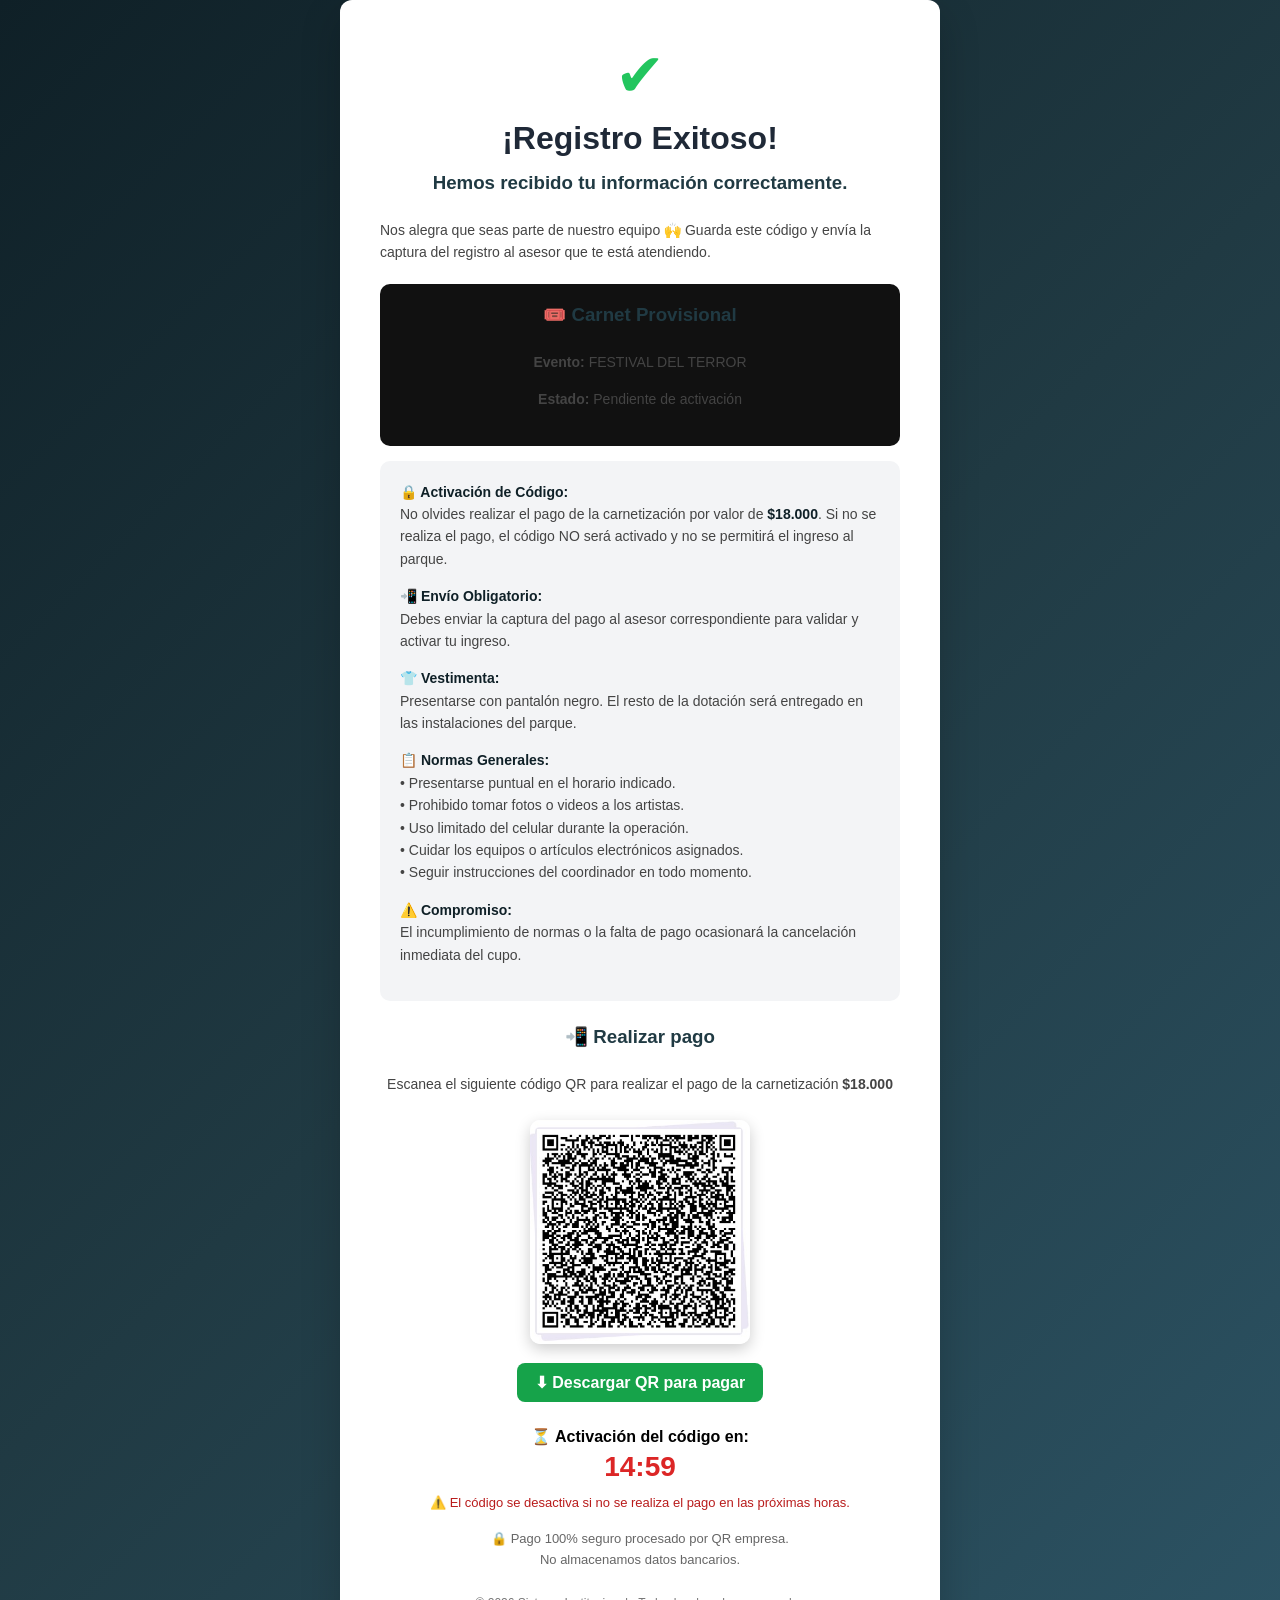
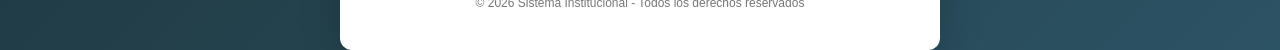
<file: gracias.html>
<!DOCTYPE html>
<html lang="es">
<head>
  <meta charset="UTF-8">
  <title>Registro Exitoso</title>
  <meta name="viewport" content="width=device-width, initial-scale=1.0">

  <style>
    *{
      margin:0;
      padding:0;
      box-sizing:border-box;
      font-family:'Segoe UI', sans-serif;
    }

    body{
      display:flex;
      justify-content:center;
      align-items:center;
      min-height:100vh;
      background: linear-gradient(135deg, #0f2027, #203a43, #2c5364);
    }

    .box{
      background:#ffffff;
      max-width:600px;
      width:90%;
      padding:40px;
      border-radius:12px;
      box-shadow:0 15px 40px rgba(0,0,0,0.2);
      animation: fadeIn 0.5s ease-in-out;
    }

    @keyframes fadeIn {
      from {opacity:0; transform:translateY(20px);}
      to {opacity:1; transform:translateY(0);}
    }

    h1{
      text-align:center;
      color:#1f2937;
      margin-bottom:15px;
    }

    h3{
      text-align:center;
      color:#203a43;
      margin-bottom:25px;
    }

    p{
      font-size:14px;
      color:#444;
      line-height:1.6;
      margin-bottom:15px;
    }

    .importante{
      background:#f3f4f6;
      padding:20px;
      border-radius:10px;
      margin-top:15px;
    }

    .importante strong{
      color:#0f2027;
    }

    .qr-section{
      margin-top:30px;
      padding:25px;
      text-align:center;
      background:#f9fafb;
      border-radius:12px;
      border:1px solid #e5e7eb;
    }

    .qr-section h4{
      margin-bottom:10px;
      color:#0f2027;
    }

    .qr-section img{
      width:180px;
      margin-top:10px;
    }

    .footer{
      margin-top:25px;
      text-align:center;
      font-size:12px;
      color:#777;
    }
   .btn-pago{
  display:block;
  width:100%;
  margin-top:25px;
  padding:18px;
  text-align:center;
  text-decoration:none;
  border-radius:50px;
  font-weight:600;
  font-size:17px;
  letter-spacing:0.5px;
  color:white;
  background: linear-gradient(90deg, #00c853, #00e676, #1de9b6);
  background-size: 200% 200%;
  box-shadow: 0 10px 25px rgba(0, 200, 83, 0.35);
  transition: all 0.35s ease;
  position: relative;
  overflow: hidden;
}

/* Animación suave del degradado */
.btn-pago:hover{
  background-position: right center;
  transform: translateY(-3px);
  box-shadow: 0 15px 30px rgba(0, 200, 83, 0.45);
}

/* Efecto al presionar */
.btn-pago:active{
  transform: scale(0.97);
}

/* Brillo animado tipo pasarela */
.btn-pago::before{
  content:"";
  position:absolute;
  top:0;
  left:-100%;
  width:100%;
  height:100%;
  background: linear-gradient(120deg, transparent, rgba(255,255,255,0.4), transparent);
  transition: all 0.6s ease;
}

.btn-pago:hover::before{
  left:100%;
}



.error{
  margin-top:20px;
  padding:15px;
  background:#fee2e2;
  color:#b91c1c;
  border-radius:8px;
  text-align:center;
  font-size:14px;
}

.pagoQR{
margin-top:25px;
text-align:center;
}

.qr{
width:220px;
margin-top:15px;
border-radius:10px;
box-shadow:0 5px 15px rgba(0,0,0,0.2);
}

.btn-descargar{
display:inline-block;
margin-top:15px;
background:#16a34a;
color:white;
padding:10px 18px;
border-radius:8px;
text-decoration:none;
font-weight:600;
}

.btn-descargar:hover{
background:#15803d;
}
  </style>
</head>
<body>

  <div class="box">

    <div class="success">✔</div>

    <h1>¡Registro Exitoso!</h1>
    <p id="mostrarRef" style="margin-top:10px; font-weight:600;"></p>

    <h3>Hemos recibido tu información correctamente.</h3>

    <p>
      Nos alegra que seas parte de nuestro equipo  🙌  
      Guarda este código y envía la captura del registro al asesor que te está atendiendo.
    </p>

    <!-- CARNET DIGITAL -->
    <div class="carnet">

      <h3>🎟️ Carnet Provisional</h3>

      <p><strong>Evento:</strong> FESTIVAL DEL TERROR</p>
      <p><strong>Estado:</strong> Pendiente de activación</p>
      <p id="codigoCarnet"></p>

    </div>


    <div class="importante">

      <p><strong>🔒 Activación de Código:</strong><br>
      No olvides realizar el pago de la carnetización por valor de <strong>$18.000</strong>.  
      Si no se realiza el pago, el código NO será activado y no se permitirá el ingreso al parque.
      </p>

      <p><strong>📲 Envío Obligatorio:</strong><br>
      Debes enviar la captura del pago al asesor correspondiente para validar y activar tu ingreso.
      </p>

      <p><strong>👕 Vestimenta:</strong><br>
      Presentarse con pantalón negro.  
      El resto de la dotación será entregado en las instalaciones del parque.
      </p>

      <p><strong>📋 Normas Generales:</strong><br>
      • Presentarse puntual en el horario indicado.<br>
      • Prohibido tomar fotos o videos a los artistas.<br>
      • Uso limitado del celular durante la operación.<br>
      • Cuidar los equipos o artículos electrónicos asignados.<br>
      • Seguir instrucciones del coordinador en todo momento.
      </p>

      <p><strong>⚠️ Compromiso:</strong><br>
      El incumplimiento de normas o la falta de pago ocasionará la cancelación inmediata del cupo.
      </p>

    </div>


    <!-- PAGO QR -->

    <div class="pagoQR">

      <h3>📲 Realizar pago</h3>

      <p>
      Escanea el siguiente código QR para realizar el pago de la carnetización
      <strong>$18.000</strong>
      </p>

      <img src="qr-pago.png" id="qrPago" class="qr">

      <br>

      <a href="qr-pago.png" download class="btn-descargar">
      ⬇ Descargar QR para pagar
      </a>

    </div>


    <!-- TEMPORIZADOR -->

    <div class="timerBox">

      ⏳ Activación del código en:

      <div id="timer">15:00</div>

    </div>


    <p style="margin-top:10px; font-size:13px; text-align:center; color:#b91c1c;">
⚠️ El código se desactiva si no se realiza el pago en las próximas horas.
</p>

<p style="margin-top:15px; font-size:13px; text-align:center; color:#666;">
🔒 Pago 100% seguro procesado por QR empresa.<br>
No almacenamos datos bancarios.
</p>

<div id="errorBox"></div>


<div class="footer">
© 2026 Sistema Institucional - Todos los derechos reservados
</div>

</div>


<script>

const params = new URLSearchParams(window.location.search);
const ref = params.get("ref");

if (ref) {

document.getElementById("mostrarRef").innerText = "Código asignado: " + ref;

document.getElementById("codigoCarnet").innerText = "Código: " + ref;

}


// TEMPORIZADOR

let tiempo = 900;

const contador = setInterval(() => {

tiempo--;

let min = Math.floor(tiempo/60);
let seg = tiempo % 60;

if(seg < 10) seg = "0"+seg;

document.getElementById("timer").innerText = min + ":" + seg;

if(tiempo <= 0){
clearInterval(contador);
document.getElementById("timer").innerText = "Tiempo expirado";
}

},1000);

</script>
<style>
  .success{
font-size:60px;
color:#22c55e;
text-align:center;
margin-bottom:10px;
}

.carnet{
background:#111;
color:#fff;
padding:20px;
border-radius:10px;
margin-top:20px;
text-align:center;
}

.timerBox{
margin-top:25px;
text-align:center;
font-weight:600;
}

#timer{
font-size:28px;
color:#dc2626;
margin-top:5px;
}

.qr{
width:220px;
margin-top:10px;
border-radius:10px;
}

.btn-descargar{
display:inline-block;
margin-top:15px;
background:#16a34a;
color:#fff;
padding:10px 18px;
border-radius:8px;
text-decoration:none;
}
</style>
</body>
</file>
